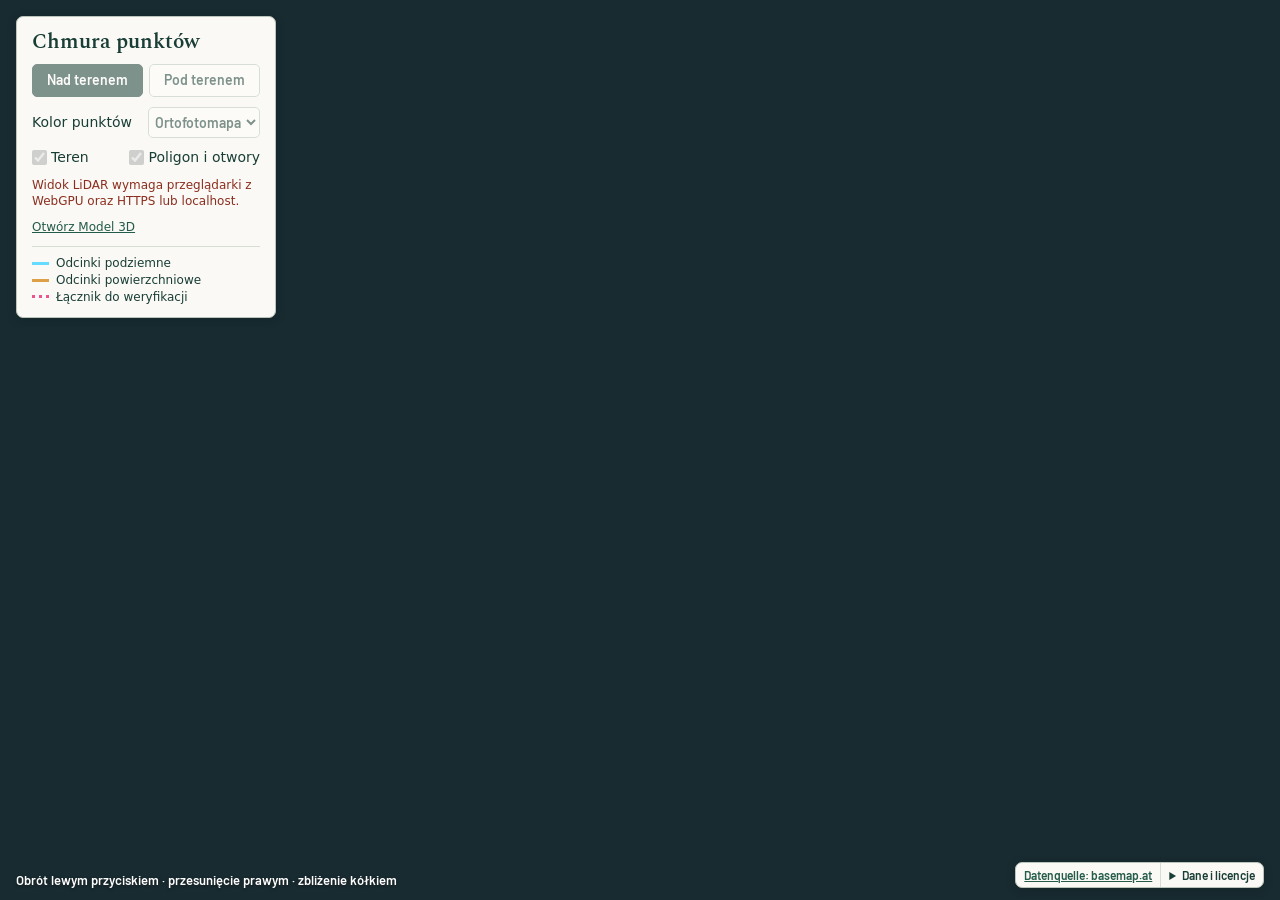
<file: site/lidar/index.html>
<!doctype html>
<html lang="pl">
<head>
  <meta charset="utf-8">
  <meta name="viewport" content="width=device-width, initial-scale=1">
  <title>LiDAR · Kälbergruben-Windloch</title>
  <link rel="icon" href="../assets/poligon.png">
  <link rel="stylesheet" href="lidar.css">
  <script type="importmap">
    {
      "imports": {
        "potree": "./vendor/src/Potree.js",
        "lazperf": "./vendor/libs/laz-perf/laz-perf.js",
        "toolbar": "./vendor/src/modules/toolbar/toolbar.js",
        "sidebar": "./vendor/src/modules/sidebar/sidebar.js",
        "dat.gui": "./vendor/libs/dat.gui/dat.gui.module.js",
        "BinaryHeap": "./vendor/libs/BinaryHeap/BinaryHeap.js",
        "tween": "./vendor/libs/tween/tween.esm.js",
        "range-select": "./vendor/libs/range-select/RangeSelect.js",
        "json5": "./vendor/libs/json5/json5.js",
        "proj4": "./vendor/libs/proj4js/proj4-src.js",
        "radix-sort-esm": "./vendor/libs/webgpu-radix-sort/dist/esm/radix-sort-esm.js"
      }
    }
  </script>
</head>
<body>
  <main aria-label="Widok LiDAR Kälbergruben-Windloch">
    <canvas id="canvas" aria-label="Chmura punktów i poligon jaskini"></canvas>
    <div id="entrances"></div>
    <pre id="msg_dbg" hidden></pre>

    <aside class="card controls" aria-label="Sterowanie widokiem">
      <h1>Chmura punktów</h1>
      <fieldset id="controls" disabled>
        <legend class="sr-only">Widok LiDAR</legend>
        <div class="views" aria-label="Położenie kamery">
          <button type="button" id="above" aria-pressed="true">Nad terenem</button>
          <button type="button" id="below" aria-pressed="false">Pod terenem</button>
        </div>
        <label class="coloring" for="coloring">Kolor punktów
          <select id="coloring">
            <option value="rgba">Ortofotomapa</option>
            <option value="elevation">Wysokość</option>
          </select>
        </label>
        <div id="height-scale" class="height-scale" hidden>
          <span id="lowest"></span><span id="highest"></span>
        </div>
        <div class="layers" aria-label="Warstwy">
          <label><input id="cloud-visible" type="checkbox" checked> Teren</label>
          <label><input id="survey-visible" type="checkbox" checked> Poligon i otwory</label>
        </div>
      </fieldset>
      <div id="status" role="status" data-state="loading">Ładowanie widoku 3D…</div>
      <p id="error" role="alert" hidden></p>
      <p id="alternate" hidden><a href="../#model" target="_top">Otwórz Model 3D</a></p>
      <ul id="legend" aria-label="Legenda poligonu">
        <li><span class="key underground"></span>Odcinki podziemne</li>
        <li><span class="key surface"></span>Odcinki powierzchniowe</li>
        <li><span class="key provisional"></span>Łącznik do weryfikacji</li>
      </ul>
    </aside>

    <footer>
      <span class="gestures">Obrót lewym przyciskiem · przesunięcie prawym · zbliżenie kółkiem</span>
      <div class="card credits">
        <a href="https://basemap.at/" target="_blank" rel="noopener">Datenquelle: basemap.at</a>
        <details class="credit">
          <summary>Dane i licencje</summary>
          <div class="card sources">
            <p>Oryginalne punkty gruntu SAGIS, arkusz 4427453, epoka 1.
              <a href="https://data.salzburg.gv.at" target="_blank" rel="noopener">Datenquelle: Land Salzburg – data.salzburg.gv.at</a></p>
            <p>Kolory przypisano do punktów z ortofotomapy basemap.at · <a href="https://creativecommons.org/licenses/by/4.0/" target="_blank" rel="noopener">CC BY 4.0</a>. <a href="cloud/provenance.json" target="_blank" rel="noopener">Metadane źródeł</a></p>
            <p>Wysokości chmury i poligonu pochodzą ze źródeł. Zgodność ich układów wysokości wymaga potwierdzenia.</p>
            <p><a href="https://github.com/dlubom/hagen" target="_blank" rel="noopener">Kod atlasu</a> · <a href="https://github.com/m-schuetz/Potree-Next" target="_blank" rel="noopener">Potree-Next</a> · <a href="vendor/LICENSE" target="_blank" rel="noopener">AGPL-3.0</a></p>
          </div>
        </details>
      </div>
    </footer>
  </main>
  <script type="module" src="./lidar.js"></script>
</body>
</html>
</file>
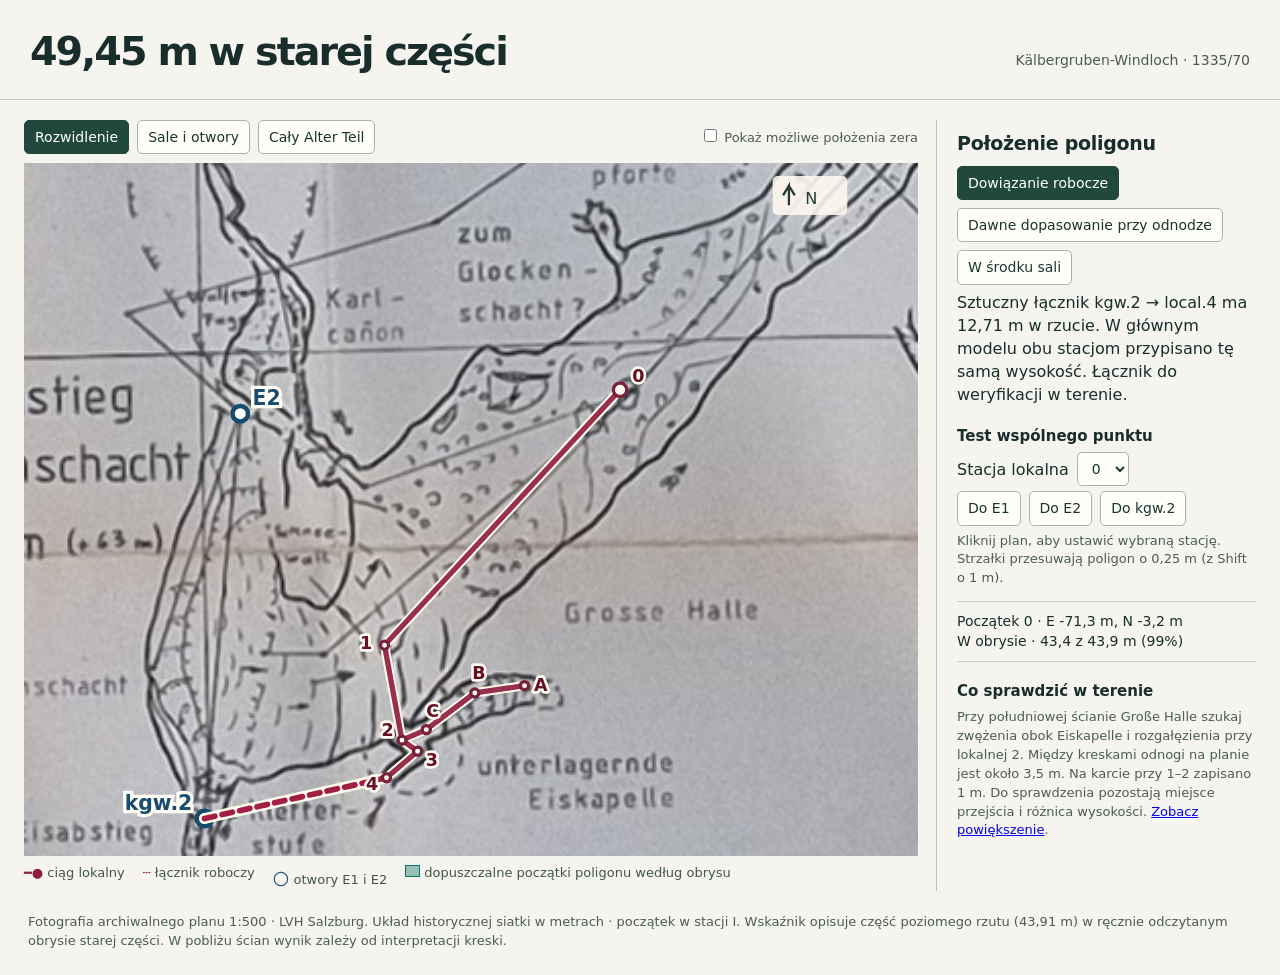
<file: 1335-70/kontrola/lokalny-na-planie.html>
<!doctype html><html lang="pl"><head><meta charset="utf-8"><meta name="viewport" content="width=device-width,initial-scale=1"><link rel="icon" href="data:,"><title>49,45 m w starej części · Kälbergruben-Windloch</title>
<style>
*{box-sizing:border-box}body{margin:0;color:#182d2c;background:#f5f4ee;font:16px/1.45 system-ui,sans-serif}header,main,footer{max-width:1450px;margin:auto}header{padding:23px 30px 18px;border-bottom:1px solid #c3cbc5;display:flex;align-items:baseline;justify-content:space-between;gap:16px;flex-wrap:wrap}h1{font-size:clamp(25px,3.1vw,43px);letter-spacing:-.05em;margin:0;font-weight:650}header span{color:#4a5c52;font-size:14px}main{display:grid;grid-template-columns:minmax(0,1fr) minmax(255px,320px);gap:18px;padding:20px 24px 10px}#plot{width:100%;display:block;max-height:77vh;min-height:285px;touch-action:none;cursor:crosshair;outline-offset:-2px;background:#e8e8df}.figure{min-width:0}.toolbar,.switches,.row{display:flex;gap:8px;flex-wrap:wrap;align-items:center}.toolbar{justify-content:space-between;margin-bottom:9px}.row{margin:5px 0}.legend{font-size:13px;color:#42564b;margin-top:8px;display:flex;gap:18px;flex-wrap:wrap}.legend b{color:#8d1b3f}.legend i{display:inline-block;width:15px;height:12px;background:#08726366;border:1px solid #107465}.legend .circle{font-size:19px;color:#174b6e}aside{border-left:1px solid #bac5bb;padding-left:20px}h2{font-size:19px;letter-spacing:-.015em;margin:10px 0 9px}h3{font-size:15px;margin:19px 0 5px}p{margin:6px 0 13px}button,select{font:inherit;font-size:14px;line-height:1.3;background:#fffef9;color:#19352f;border:1px solid #a9b4a9;border-radius:5px;padding:7px 10px;cursor:pointer}button[aria-pressed=true]{background:#20483d;color:#fff;border-color:#20483d}button:focus-visible,select:focus-visible,input:focus-visible{outline:3px solid #3c76a0;outline-offset:2px}.hint,small{font-size:13px;color:#4b5d54}.status{font-variant-numeric:tabular-nums;padding:9px 0;border-top:1px solid #c8cfc5;border-bottom:1px solid #c8cfc5;margin-top:12px;font-size:14px}footer{font-size:13px;color:#4b5d54;padding:12px 28px 24px}fieldset{border:0;padding:0;margin:0}#svgTitle{pointer-events:none}label{cursor:pointer}.ptname{font:bold 4.3px system-ui,sans-serif;paint-order:stroke;stroke:#fffbed;stroke-width:1.3;stroke-linejoin:round;fill:#64102d}.entry{font:bold 5px system-ui,sans-serif;paint-order:stroke;stroke:#fffcf3;stroke-width:1.65;fill:#184c70}.entry-dot{fill:white;stroke:#174b6e;stroke-width:1.1}.interactive-point{pointer-events:none}#svgLegend{pointer-events:none}
@media(max-width:820px){main{grid-template-columns:1fr;padding:13px 12px}aside{border:0;border-top:1px solid #c0c7bf;padding:8px 2px}header{padding:16px 13px;gap:2px}#plot{min-height:230px;max-height:67vh}footer{padding:12px}.toolbar{align-items:flex-start}}
</style></head><body><header><h1>49,45 m w starej części</h1><span>Kälbergruben-Windloch · 1335/70</span></header><main>
<section class="figure"><div class="toolbar"><div class="switches" aria-label="Zasięg planu"><button id="zoom" aria-pressed="true">Rozwidlenie</button><button id="hall" aria-pressed="false">Sale i otwory</button><button id="all" aria-pressed="false">Cały Alter Teil</button></div><label class="hint"><input type="checkbox" id="areas"> Pokaż możliwe położenia zera</label></div>
<svg id="plot" xmlns="http://www.w3.org/2000/svg" tabindex="0" aria-label="Archiwalny plan i przesuwany ciąg pomiarowy" preserveAspectRatio="xMidYMid meet"><title id="svgTitle">Nałożenie siedmiu odcinków przy stałej skali i kierunku północy</title>
<image x="1010" y="32" width="551" height="505" href="[data-uri]"/><g id="locations" display="none" fill="#138273" fill-opacity=".31" stroke="#166c5f" stroke-width=".65"></g><g id="entries"></g><g id="survey" class="interactive-point"></g><g id="svgLegend"></g></svg>
<div class="legend"><span><b>━●</b> ciąg lokalny</span><span id="tieLegend"><b style="color:#a21e47">┄</b> łącznik roboczy</span><span><span class="circle">○</span> otwory E1 i E2</span><span><i></i> dopuszczalne początki poligonu według obrysu</span></div></section>
<aside><h2>Położenie poligonu</h2><div class="row"><button id="working" aria-pressed="true">Dowiązanie robocze</button><button id="fork" aria-pressed="false">Dawne dopasowanie przy odnodze</button><button id="middle" aria-pressed="false">W środku sali</button></div><p id="explain"></p>
<h3>Test wspólnego punktu</h3><div class="row"><label for="station">Stacja lokalna</label><select id="station"><option>0</option><option>1</option><option>2</option><option>3</option><option>4</option><option>C</option><option>B</option><option>A</option></select></div>
<div class="row"><button id="e1">Do E1</button><button id="e2">Do E2</button><button id="k2">Do kgw.2</button></div><p class="hint">Kliknij plan, aby ustawić wybraną stację. Strzałki przesuwają poligon o 0,25 m (z Shift o 1 m).</p>
<div class="status" aria-live="polite"><span id="numbers"></span><br><span id="inside"></span></div>
<h3>Co sprawdzić w terenie</h3><p class="hint">Przy południowej ścianie Große Halle szukaj zwężenia obok Eiskapelle i rozgałęzienia przy lokalnej 2. Między kreskami odnogi na planie jest około 3,5 m. Na karcie przy 1–2 zapisano 1 m. Do sprawdzenia pozostają miejsce przejścia i różnica wysokości. <a href="dopasowanie-grosse-halle.jpg">Zobacz powiększenie</a>.</p></aside></main>
<footer>Fotografia archiwalnego planu 1:500 · LVH Salzburg. Układ historycznej siatki w metrach · początek w stacji I. Wskaźnik opisuje część poziomego rzutu (43,91 m) w ręcznie odczytanym obrysie starej części. W pobliżu ścian wynik zależy od interpretacji kreski.</footer>
<script id="data" type="application/json">{"working": [-71.3, -3.2], "grid": [[[267, 22], [448, 19], [629, 18], [808, 16], [987, 14], [1161, 8], [1344, 5], [1525, 2]], [[265, 200], [450, 199], [634, 200], [812, 197], [990, 195], [1167, 191], [1345, 187], [1527, 182]], [[262, 382], [452, 380], [638, 379], [816, 376], [993, 374], [1170, 371], [1349, 366], [1528, 363]], [[257, 566], [454, 563], [640, 559], [818, 555], [996, 552], [1174, 549], [1355, 547], [1533, 543]], [[250, 756], [451, 748], [639, 741], [820, 736], [1000, 733], [1179, 730], [1360, 729], [1539, 725]]], "fork": [-71.73350523678062, -3.027856498491321], "middle": [-79.75, 0], "main": {"e1": [-2.51, -0.69], "e2": [-97.33, -4.14], "k2": [-100.4, -31.96]}, "edges": [["0", "1"], ["1", "2"], ["2", "3"], ["3", "4"], ["2", "C"], ["C", "B"], ["B", "A"]], "local": {"0": [0.0, 0.0, 0.0], "1": [-16.56, -17.09, 1.5], "2": [-15.53, -23.62, 5.83], "3": [-14.49, -24.4, 5.88], "4": [-16.65, -26.18, 5.88], "C": [-13.86, -22.93, 10.39], "B": [-10.49, -20.48, 11.46], "A": [-7.09, -20.05, 14.21]}, "loci": [[[1270.573, 379.879], [1271.417, 378.058], [1274.104, 377.986], [1274.974, 377.063]], [[1223.241, 386.519], [1223.149, 382.941], [1220.371, 379.436], [1220.325, 377.648], [1222.093, 376.705], [1222.943, 374.892], [1227.373, 372.979], [1240.518, 359.147], [1245.921, 360.794], [1253.974, 360.571], [1270.778, 350.232], [1278.667, 341.938], [1281.349, 341.866], [1289.343, 338.957], [1287.573, 339.902], [1286.715, 341.72], [1281.404, 344.556], [1273.498, 351.952], [1273.534, 353.746], [1270.957, 359.203], [1265.624, 361.146], [1260.342, 365.783], [1259.525, 369.397], [1256.964, 373.959], [1257.014, 375.753], [1253.481, 377.645], [1252.561, 376.772], [1245.398, 376.967], [1237.434, 380.768], [1228.5, 381.903]]]}</script>
<script>
"use strict";
const data=JSON.parse(document.getElementById("data").textContent), $=id=>document.getElementById(id), NS="http://www.w3.org/2000/svg";
const plot=$("plot"), survey=$("survey"), areas=$("locations"), views={zoom:[1141,324,191,170],hall:[1110,222,451,293],all:[1010,32,551,505]};
const placements={
 working:{origin:data.working,description:"Sztuczny łącznik kgw.2 → local.4 ma 12,71 m w rzucie. W głównym modelu obu stacjom przypisano tę samą wysokość. Łącznik do weryfikacji w terenie."},
 fork:{origin:data.fork,description:"W pierwotnym ustawieniu stacja 2 wypada przy rozwidleniu. Zewnętrzny obrys hali mierzy 23,4 m przy lokalnej 1 i 17,9 m przy lokalnej 2."},
 middle:{origin:data.middle,description:"Także w tym położeniu cały ciąg mieści się w hali. Rozgałęzienie wypada w jej wnętrzu."}
};
let origin=[...placements.working.origin],mode="working",view="zoom",mask;
function el(parent,type,attrs,text){const node=document.createElementNS(NS,type);for(const [k,v] of Object.entries(attrs))node.setAttribute(k,v);if(text!==undefined)node.textContent=text;parent.append(node);return node}
function fmt(v){return v.toLocaleString("pl-PL",{minimumFractionDigits:1,maximumFractionDigits:1})}
function project(e,n){
 const u=(e+350)/50,v=(100-n)/50,i=Math.max(0,Math.min(6,Math.floor(u))),j=Math.max(0,Math.min(3,Math.floor(v)));
 const a=u-i,b=v-j,g=data.grid;
 return [0,1].map(k=>(1-a)*(1-b)*g[j][i][k]+a*(1-b)*g[j][i+1][k]+(1-a)*b*g[j+1][i][k]+a*b*g[j+1][i+1][k]);
}
function invert(x,y){let e=(x-1528)/3.6,n=(363-y)/3.6;for(let i=0;i<6;i++){
 const [px,py]=project(e,n),pe=project(e+.01,n),pn=project(e,n+.01);
 const a=pe[0]-px,b=pn[0]-px,c=pe[1]-py,d=pn[1]-py,det=a*d-b*c;
 e+=.01*(d*(x-px)-b*(y-py))/det;n+=.01*(a*(y-py)-c*(x-px))/det;}return [e,n]}
function at(e,n){return project(e+origin[0],n+origin[1])}
function line(group,xy,style){el(group,"polyline",{points:xy.map(p=>p.join(",")).join(" "),fill:"none","stroke-linecap":"round","stroke-linejoin":"round",...style})}
const labelOffsets={"0":[3,-2],"1":[-6,1],"2":[-5,-1],"3":[2,3.7],"4":[-5,3],"C":[0,-3],"B":[-.6,-3.5],"A":[2.3,1.3]};
function render(){
 survey.replaceChildren();const coords={};
 for(const [name,p] of Object.entries(data.local))coords[name]=at(p[0],p[1]);
 if(mode==="working"){
  const endpoints=[project(...data.main.k2),coords["4"]];
  line(survey,endpoints,{stroke:"#fffbea","stroke-width":2.6});
  line(survey,endpoints,{id:"tie",stroke:"#a21e47","stroke-width":1.4,"stroke-dasharray":"2.6 1.8"});
 }
 for(const stroke of [["#fffae9",2.3],["#982e50",1.3]]) for(const [a,b] of data.edges)line(survey,[coords[a],coords[b]],{stroke:stroke[0],"stroke-width":stroke[1]});
 for(const [name,[x,y]] of Object.entries(coords)){
  el(survey,"circle",{cx:x,cy:y,r:name==="0"?1.65:1.0,fill:"#fff9ee",stroke:"#76223d","stroke-width":.8});
  const [dx,dy]=labelOffsets[name];el(survey,"text",{x:x+dx,y:y+dy,class:"ptname"},name);
 }
 $("numbers").textContent="Początek 0 · E "+fmt(origin[0])+" m, N "+fmt(origin[1])+" m";
 if(mask){
 let inside=0,total=0;
 for(const [a,b] of data.edges){const p=data.local[a],q=data.local[b],len=Math.hypot(p[0]-q[0],p[1]-q[1]),num=Math.ceil(len/.16);
 for(let i=0;i<num;i++){const t=(i+.5)/num,[x,y]=at(p[0]+t*(q[0]-p[0]),p[1]+t*(q[1]-p[1]));
 const ix=Math.round(x)-1010,iy=Math.round(y)-32; if(ix>=0&&iy>=0&&ix<551&&iy<505&&mask[4*(iy*551+ix)]>127)inside+=len/num;}
 total+=len;}
 $("inside").textContent="W obrysie · "+fmt(inside)+" z "+fmt(total)+" m ("+Math.round(100*inside/total)+"%)";
 }
 for(const key of Object.keys(placements)) $(key).setAttribute("aria-pressed",mode===key);
 $("tieLegend").hidden=mode!=="working";
}
function setView(name){view=name;const v=views[name];plot.setAttribute("viewBox",v.join(" "));for(const k of Object.keys(views))$(k).setAttribute("aria-pressed",k===name);
 const g=$("svgLegend");g.replaceChildren();const [x,y,w,h]=v;
 const f=w/240, o=x+w-26*f,top=y+4*f;
 el(g,"rect",{x:o-1*f,y:top,width:23*f,height:12*f,rx:1.5*f,fill:"#fffaf1","fill-opacity":".88"});
 el(g,"path",{d:"M "+(o+4*f)+" "+(top+9*f)+" v "+(-6*f)+" l "+(-1.8*f)+" "+(3*f)+" m "+(1.8*f)+" "+(-3*f)+" l "+(1.8*f)+" "+(3*f),stroke:"#263a34",fill:"none","stroke-width":.7*f});
 el(g,"text",{x:o+9*f,y:top+8.7*f,"font-size":5*f,fill:"#263a34"},"N");}
function setOrigin(en,how,description,showStation=false){
 origin=en;mode=how;
 $("kgw2mark").setAttribute("display",showStation?"inline":"none");
 $("explain").textContent=description;
 render();
}
function choose(which){
 const placement=placements[which];
 setView("zoom");
 setOrigin([...placement.origin],which,placement.description,which==="working");
}
function anchor(id,label){const s=$("station").value,p=data.local[s],a=data.main[id];setView("hall");setOrigin([a[0]-p[0],a[1]-p[1]],"test","Próba nałożenia stacji lokalnej "+s+" na "+label+".",id==="k2");}
for(const [k,pt] of Object.entries(data.main)){const [x,y]=project(...pt);const g=el($("entries"),"g",k==="k2"?{id:"kgw2mark",display:"none"}:{});el(g,"circle",{cx:x,cy:y,r:1.9,class:"entry-dot"});el(g,"text",{x:k==="k2"?x-3:x+3,y:y-2,"text-anchor":k==="k2"?"end":"start",class:"entry"},k==="k2"?"kgw.2":k.toUpperCase())}
for(const pts of data.loci)el(areas,"polygon",{points:pts.map(p=>p.join(",")).join(" ")});
for(const k of Object.keys(views))$(k).onclick=()=>setView(k);
for(const key of Object.keys(placements)) $(key).onclick=()=>choose(key);
$("e1").onclick=()=>anchor("e1","dolny otwór E1");$("e2").onclick=()=>anchor("e2","górny otwór E2");$("k2").onclick=()=>anchor("k2","kgw.2");
$("areas").onchange=e=>areas.setAttribute("display",e.target.checked?"inline":"none");
plot.onclick=event=>{const m=plot.getScreenCTM().inverse(),pt=new DOMPoint(event.clientX,event.clientY).matrixTransform(m),v=views[view];if(pt.x<v[0]||pt.x>v[0]+v[2]||pt.y<v[1]||pt.y>v[1]+v[3])return;
 const p=data.local[$("station").value],en=invert(pt.x,pt.y);setOrigin([en[0]-p[0],en[1]-p[1]],"manual","Własna próba przesunięcia. Kierunki i skala pozostają stałe.");plot.focus({preventScroll:true})};
plot.onkeydown=event=>{const d={ArrowUp:[0,1],ArrowDown:[0,-1],ArrowLeft:[-1,0],ArrowRight:[1,0]}[event.key];if(d){event.preventDefault();const step=event.shiftKey?1:.25;setOrigin([origin[0]+step*d[0],origin[1]+step*d[1]],"manual","Własna próba przesunięcia. Kierunki i skala pozostają stałe.")}};
const raster=new Image();raster.onload=()=>{const canvas=document.createElement("canvas");canvas.width=551;canvas.height=505;const ctx=canvas.getContext("2d");ctx.drawImage(raster,0,0);mask=ctx.getImageData(0,0,551,505).data;render()};raster.src="[data-uri]";choose("working");
</script></body></html>
</file>
<file: site/lidar/lidar.css>
@font-face {
  font-family: Barlow;
  src: url("../assets/Barlow-SemiBold.ttf") format("truetype");
  font-weight: 600;
  font-display: swap;
}
@font-face {
  font-family: Spectral;
  src: url("../assets/Spectral-SemiBold.ttf") format("truetype");
  font-weight: 600;
  font-display: swap;
}
:root {
  color: #193e36;
  background: #182b30;
  font: 14px/1.4 system-ui, sans-serif;
  accent-color: #275c4d;
}
* { box-sizing: border-box; }
body { margin: 0; overflow: hidden; }
[hidden] { display: none !important; }
#canvas, #entrances { position: fixed; inset: 0; width: 100%; height: 100%; }
#canvas { display: block; touch-action: none; }
#entrances { pointer-events: none; overflow: hidden; }
.entrance {
  position: absolute;
  transform: translate(7px, -50%);
  border-radius: 3px;
  padding: 2px 5px;
  color: #fff3d3;
  background: #1d2824e8;
  font: 600 12px Barlow, system-ui, sans-serif;
  white-space: nowrap;
}
.entrance::before {
  content: "";
  position: absolute;
  left: -10px;
  top: calc(50% - 3px);
  border: 1px solid #1d2824;
  border-radius: 50%;
  width: 6px;
  height: 6px;
  background: #fff0b5;
}
.entrance.left-of-point { transform: translate(calc(-100% - 7px), -50%); }
.entrance.left-of-point::before { left: auto; right: -10px; }
.card {
  background: #faf9f5;
  border: 1px solid #bbc4ba;
  border-radius: 7px;
  box-shadow: 0 2px 10px #0a181538;
}
.controls {
  position: fixed;
  left: 16px;
  top: 16px;
  width: 260px;
  max-width: calc(100vw - 32px);
  max-height: calc(100% - 58px);
  padding: 13px 15px 12px;
  overflow: auto;
}
h1 { margin: 0 0 9px; font: 600 21px/1.2 Spectral, Georgia, serif; }
fieldset { border: 0; margin: 0; padding: 0; min-width: 0; }
.views { display: flex; gap: 6px; }
button, select {
  font: 600 14px/1.2 Barlow, system-ui, sans-serif;
  color: inherit;
  border: 1px solid #bac9be;
  border-radius: 5px;
  background: #fffefa;
}
button { padding: 7px 9px; flex: 1; white-space: nowrap; }
button:hover:not(:disabled), select:hover:not(:disabled), summary:hover { background: #e8eee5; }
button[aria-pressed="true"] { color: white; background: #193e36; border-color: #193e36; }
button[aria-pressed="true"]:hover:not(:disabled) { background: #275c4d; }
button:disabled, select:disabled { opacity: .55; }
button:not(:disabled), select:not(:disabled), summary { cursor: pointer; }
:focus-visible { outline: 2px solid #a45726; outline-offset: 2px; }
.coloring, .layers { display: flex; gap: 8px; align-items: center; margin-top: 10px; }
.coloring { justify-content: space-between; }
select { padding: 5px 2px; }
.layers { justify-content: space-between; }
.layers label { display: flex; align-items: center; gap: 4px; }
.layers input { margin: 0; width: 15px; height: 15px; }
#legend {
  list-style: none;
  margin: 10px 0 0;
  padding: 8px 0 0;
  border-top: 1px solid #d6ded4;
  font-size: 12px;
}
#legend li { display: flex; align-items: center; gap: 7px; }
.key { width: 17px; height: 0; border-top: 3px solid #64dbff; }
.key.surface { border-color: #dea047; }
.key.provisional { border-top-style: dotted; border-color: #ed538f; }
#status, #error, #alternate { margin: 9px 0 0; font-size: 12px; }
#status { color: #567365; font-variant-numeric: tabular-nums; }
#error { color: #8b2e1f; }
.height-scale { position: relative; margin: 5px 0 13px; display: flex; justify-content: space-between; font-size: 11px; }
.height-scale::before {
  content: "";
  width: 100%;
  height: 4px;
  position: absolute;
  inset: 100% 0 auto;
  border-radius: 3px;
  background: linear-gradient(to right, #25749d, #acd679, #f0a459);
}
footer {
  position: fixed;
  bottom: 12px;
  left: 16px;
  right: 16px;
  display: flex;
  justify-content: space-between;
  align-items: end;
  pointer-events: none;
}
.gestures { color: #fff; font: 600 13px Barlow, system-ui, sans-serif; text-shadow: 0 1px 3px #171e23; }
.credits {
  display: flex;
  align-items: center;
  margin-left: auto;
  pointer-events: auto;
  font: 600 12px Barlow, system-ui, sans-serif;
}
.credits > a { padding: 5px 8px; }
.credit { position: relative; border-left: 1px solid #d6ded4; }
.credit summary { padding: 5px 8px; }
.sources {
  position: absolute;
  bottom: calc(100% + 6px);
  right: 0;
  width: min(340px, calc(100vw - 32px));
  padding: 10px 13px;
  max-height: calc(100dvh - 55px);
  overflow: auto;
  font: 12px/1.4 system-ui, sans-serif;
}
.sources p { margin: 0 0 7px; }
.sources p:last-child { margin-bottom: 0; }
a { color: #245b4a; }
.sr-only {
  position: absolute;
  width: 1px;
  height: 1px;
  overflow: hidden;
  clip-path: inset(50%);
  white-space: nowrap;
}
@media (max-width: 640px) {
  .controls { top: 8px; left: 8px; max-height: min(45dvh, calc(100% - 43px)); padding: 10px; }
  footer { bottom: 8px; right: 8px; }
  .gestures { display: none; }
}
</file>
